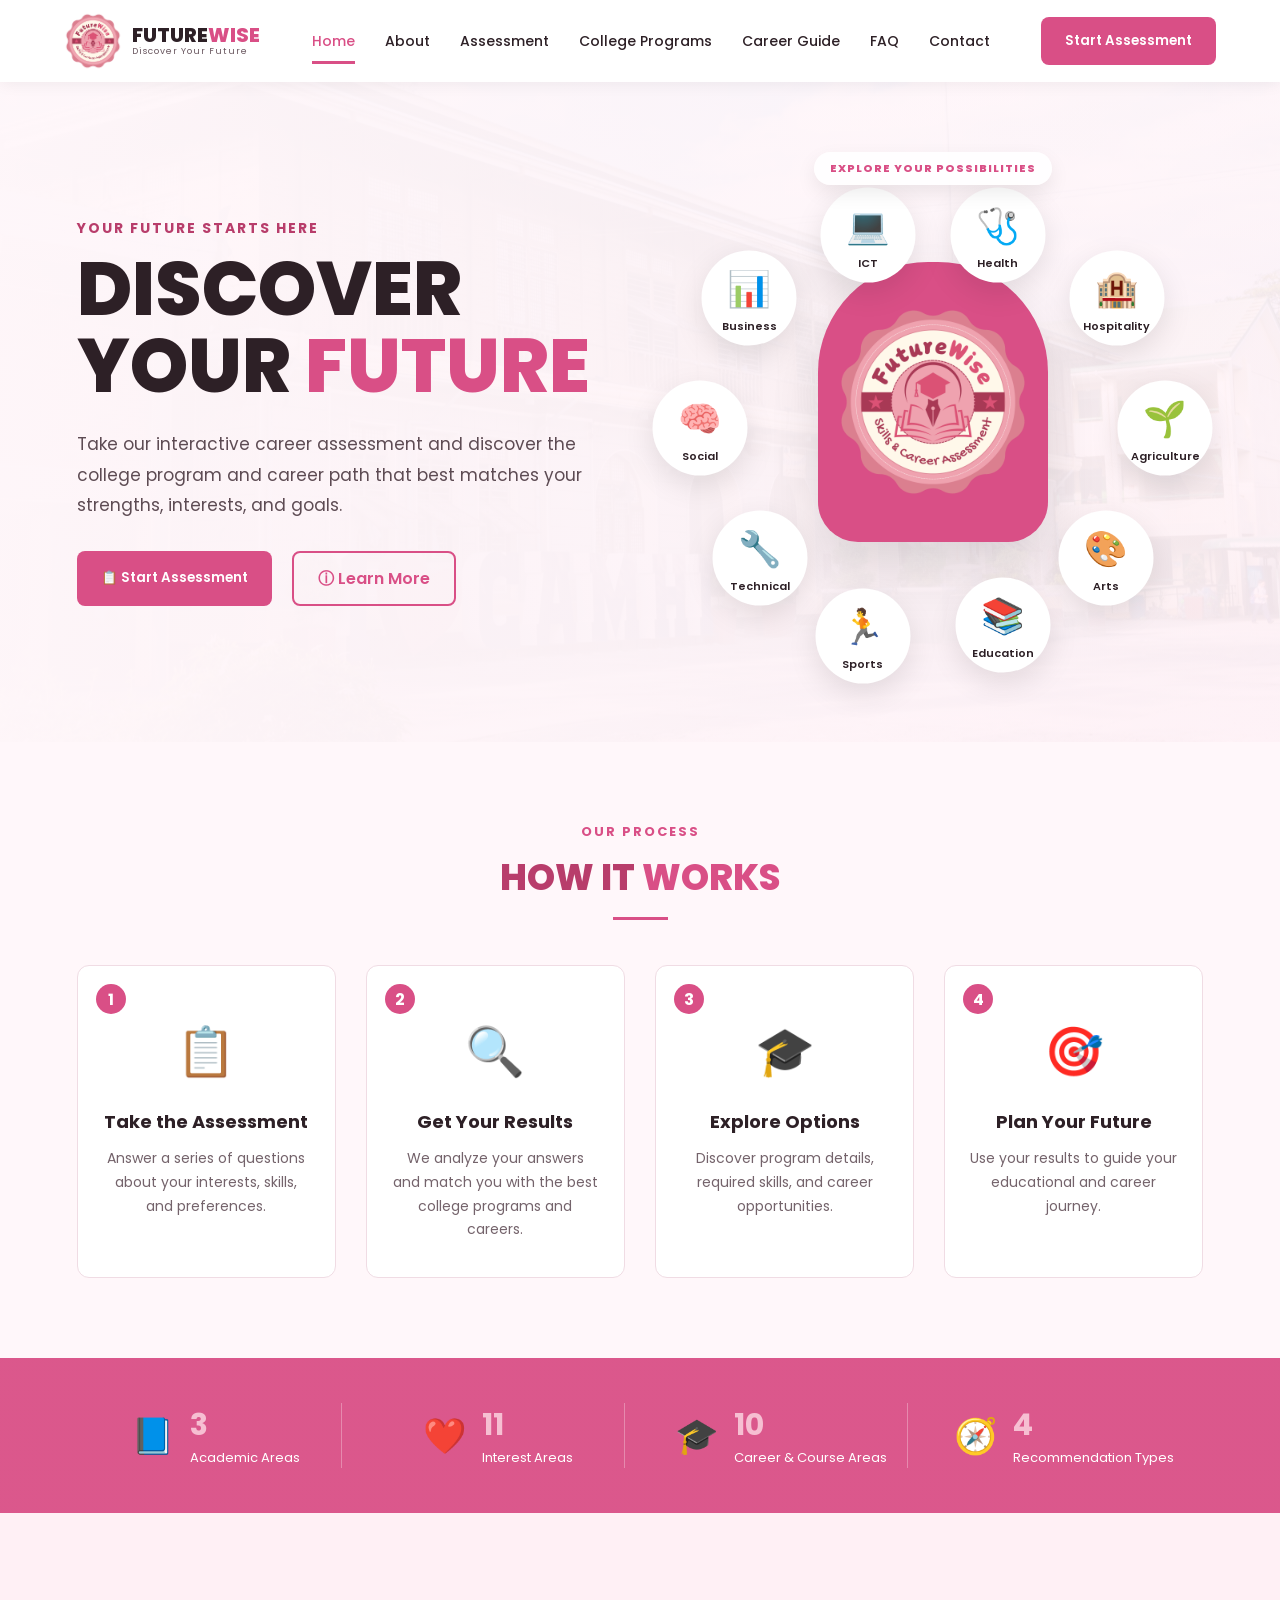
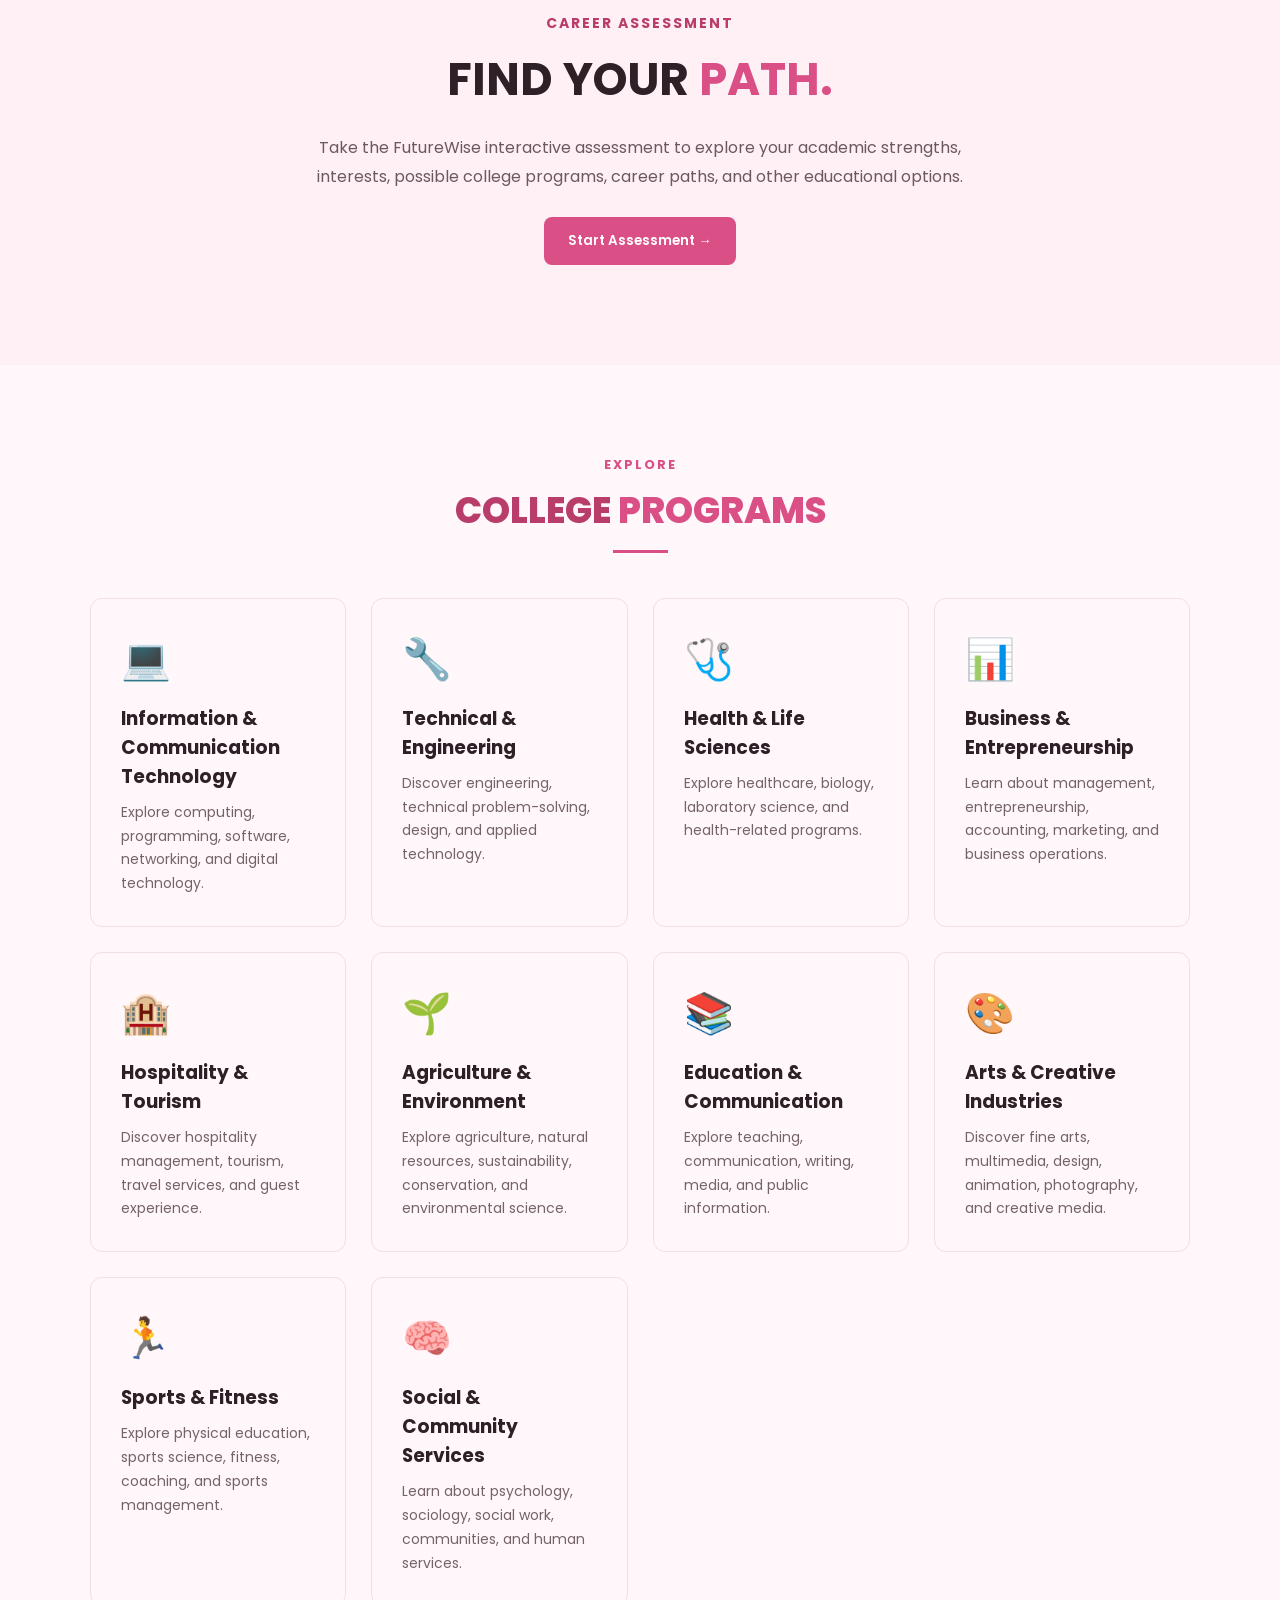
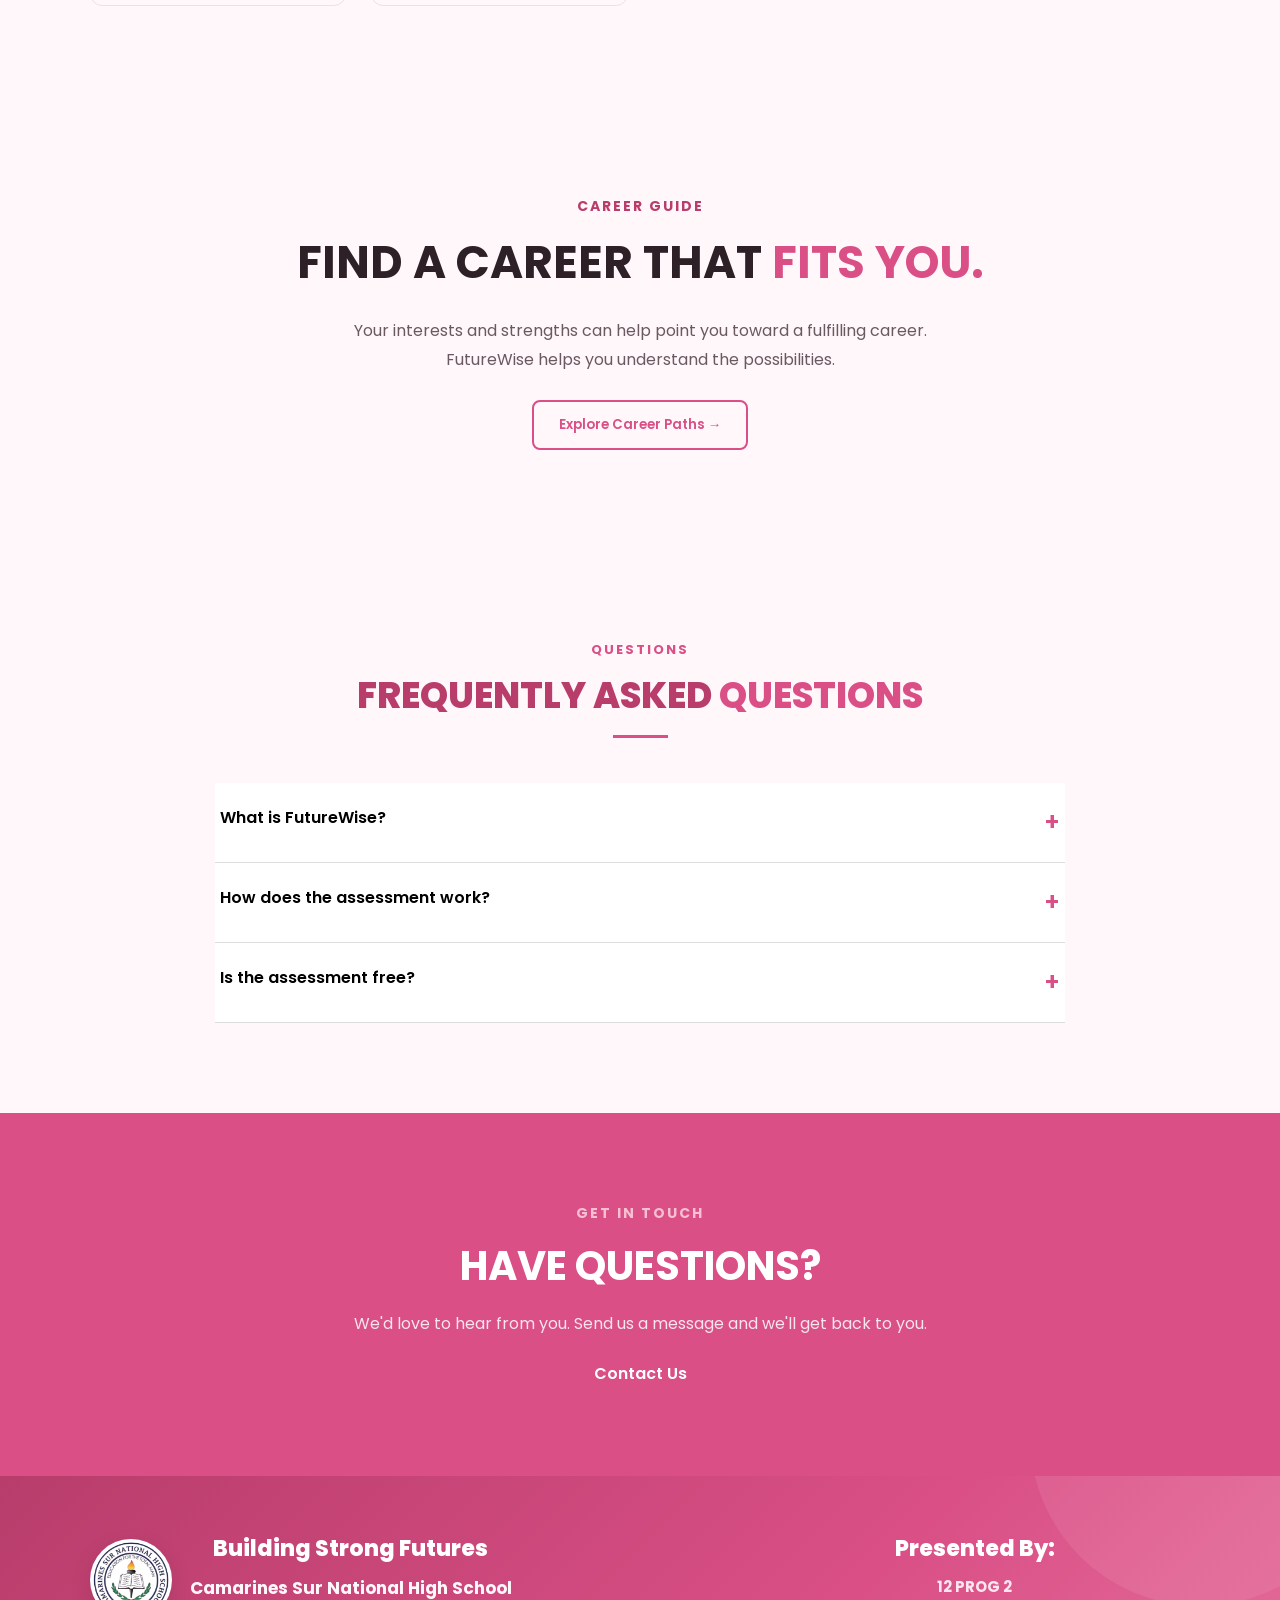
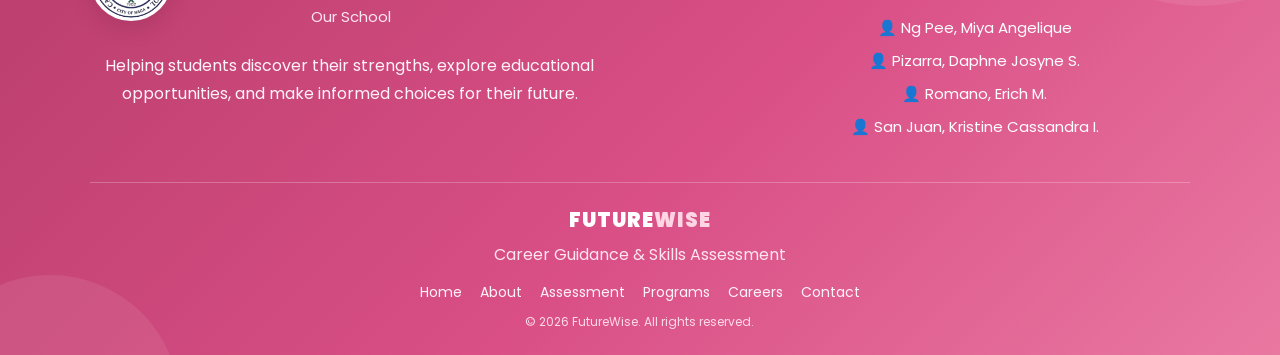
<file: index.html>
<!DOCTYPE html>
<html lang="en">

<head>
    <meta charset="UTF-8">
    <meta name="viewport" content="width=device-width, initial-scale=1.0">

    <title>FutureWise | CAM HIGH Career Guidance</title>

    <meta name="description"
        content="FutureWise helps students discover college programs and career paths that match their interests, skills, and goals.">

    <link rel="stylesheet" href="style.css">

    <!-- Google Font -->
    <link rel="preconnect" href="https://fonts.googleapis.com">
    <link rel="preconnect" href="https://fonts.gstatic.com" crossorigin>

    <link href="https://fonts.googleapis.com/css2?family=Poppins:wght@300;400;500;600;700;800&display=swap"
        rel="stylesheet">
</head>

<body>

    <header class="navbar">

        <div class="logo-area">
            
            <div class="logo-icon">
                 <img src="futurewise-logo.png" alt="FutureWise Logo">
                
                </div>

            <div>
                <h1>FUTURE<span>WISE</span></h1>
                <p>Discover Your Future</p>
            </div>

        </div>

        <nav class="navigation">

            <a href="#home" class="active">Home</a>
            <a href="#about">About</a>
            <a href="#assessment">Assessment</a>
            <a href="#programs">College Programs</a>
            <a href="#careers">Career Guide</a>
            <a href="#faq">FAQ</a>
            <a href="#contact">Contact</a>

        </nav>

        <button class="nav-button" onclick="startAssessment()">
            Start Assessment
        </button>

        <button class="menu-button" onclick="toggleMenu()">
            ☰
        </button>

    </header>

    <section class="hero" id="home">

        <div class="hero-content">

            <div class="hero-text">

                <p class="small-title">
                    YOUR FUTURE STARTS HERE
                </p>

                <h2>
                    DISCOVER YOUR
                    <span>FUTURE</span>
                </h2>

                <p class="hero-description">

                    Take our interactive career assessment and
                    discover the college program and career path
                    that best matches your strengths, interests,
                    and goals.

                </p>

                <div class="hero-buttons">

                    <button class="primary-button" onclick="startAssessment()">
                        📋 Start Assessment
                    </button>

                    <a href="#about" class="secondary-button">
                        ⓘ Learn More
                    </a>

                </div>

            </div>


            <!-- HERO ILLUSTRATION -->

            <div class="hero-illustration">

                <div class="career-bubble-title">EXPLORE YOUR POSSIBILITIES</div>
                <div class="career-orbit" aria-hidden="true"></div>

                <div class="career-icon healthcare">🩺<span>Health</span></div>
                <div class="career-icon technology">💻<span>ICT</span></div>
                <div class="career-icon business">📊<span>Business</span></div>
                <div class="career-icon technical">🔧<span>Technical</span></div>
                <div class="career-icon hospitality">🏨<span>Hospitality</span></div>
                <div class="career-icon agriculture">🌱<span>Agriculture</span></div>
                <div class="career-icon education">📚<span>Education</span></div>
                <div class="career-icon arts">🎨<span>Arts</span></div>
                <div class="career-icon sports">🏃<span>Sports</span></div>
                <div class="career-icon social">🧠<span>Social</span></div>
            
                <div class="student">
                    <img src="futurewise-center-logo.png" alt="FutureWise Logo">
                </div>

             </div>

            </div>
        
        </div>

    </section>

    <section class="how-it-works" id="about">

        <div class="section-heading">

            <p>OUR PROCESS</p>

            <h2>
                HOW IT <span>WORKS</span>
            </h2>

            <div class="heading-line"></div>

        </div>


        <div class="steps">

            <!-- STEP 1 -->

            <div class="step-card">

                <div class="step-number">
                    1
                </div>

                <div class="step-icon">
                    📋
                </div>

                <h3>
                    Take the Assessment
                </h3>

                <p>
                    Answer a series of questions about
                    your interests, skills, and preferences.
                </p>

            </div>


            <!-- STEP 2 -->

            <div class="step-card">

                <div class="step-number">
                    2
                </div>

                <div class="step-icon">
                    🔍
                </div>

                <h3>
                    Get Your Results
                </h3>

                <p>
                    We analyze your answers and match you
                    with the best college programs and careers.
                </p>

            </div>


            <!-- STEP 3 -->

            <div class="step-card">

                <div class="step-number">
                    3
                </div>

                <div class="step-icon">
                    🎓
                </div>

                <h3>
                    Explore Options
                </h3>

                <p>
                    Discover program details, required
                    skills, and career opportunities.
                </p>

            </div>


            <!-- STEP 4 -->

            <div class="step-card">

                <div class="step-number">
                    4
                </div>

                <div class="step-icon">
                    🎯
                </div>

                <h3>
                    Plan Your Future
                </h3>

                <p>
                    Use your results to guide your educational
                    and career journey.
                </p>

            </div>

        </div>

    </section>

    <section class="statistics">

        <div class="stat"><div class="stat-icon">📘</div><div><strong>3</strong><p>Academic Areas</p></div></div>
        <div class="stat"><div class="stat-icon">❤️</div><div><strong>11</strong><p>Interest Areas</p></div></div>
        <div class="stat"><div class="stat-icon">🎓</div><div><strong>10</strong><p>Career & Course Areas</p></div></div>
        <div class="stat"><div class="stat-icon">🧭</div><div><strong>4</strong><p>Recommendation Types</p></div></div>

    </section>

    <section class="assessment-section" id="assessment">

        <div class="assessment-content">

            <p class="small-title">
                CAREER ASSESSMENT
            </p>

            <h2>
                FIND YOUR <span>PATH.</span>
            </h2>

            <p>
                Take the FutureWise interactive assessment to explore your academic strengths,
                interests, possible college programs, career paths, and other educational options.
            </p>

            <button class="primary-button" onclick="startAssessment()">
                Start Assessment →
            </button>
</div>

    </section>

    <section class="programs-section" id="programs">

        <div class="section-heading">

            <p>EXPLORE</p>

            <h2>
                COLLEGE <span>PROGRAMS</span>
            </h2>

            <div class="heading-line"></div>

        </div>


        <div class="program-grid">

            <div class="program-card"><div>💻</div><h3>Information & Communication Technology</h3><p>Explore computing, programming, software, networking, and digital technology.</p></div>
            <div class="program-card"><div>🔧</div><h3>Technical & Engineering</h3><p>Discover engineering, technical problem-solving, design, and applied technology.</p></div>
            <div class="program-card"><div>🩺</div><h3>Health & Life Sciences</h3><p>Explore healthcare, biology, laboratory science, and health-related programs.</p></div>
            <div class="program-card"><div>📊</div><h3>Business & Entrepreneurship</h3><p>Learn about management, entrepreneurship, accounting, marketing, and business operations.</p></div>
            <div class="program-card"><div>🏨</div><h3>Hospitality & Tourism</h3><p>Discover hospitality management, tourism, travel services, and guest experience.</p></div>
            <div class="program-card"><div>🌱</div><h3>Agriculture & Environment</h3><p>Explore agriculture, natural resources, sustainability, conservation, and environmental science.</p></div>
            <div class="program-card"><div>📚</div><h3>Education & Communication</h3><p>Explore teaching, communication, writing, media, and public information.</p></div>
            <div class="program-card"><div>🎨</div><h3>Arts & Creative Industries</h3><p>Discover fine arts, multimedia, design, animation, photography, and creative media.</p></div>
            <div class="program-card"><div>🏃</div><h3>Sports & Fitness</h3><p>Explore physical education, sports science, fitness, coaching, and sports management.</p></div>
            <div class="program-card"><div>🧠</div><h3>Social & Community Services</h3><p>Learn about psychology, sociology, social work, communities, and human services.</p></div>

        </div>

    </section>

    <section class="career-section" id="careers">

        <div class="career-content">

            <p class="small-title">
                CAREER GUIDE
            </p>

            <h2>
                FIND A CAREER THAT
                <span>FITS YOU.</span>
            </h2>

            <p>
                Your interests and strengths can help point
                you toward a fulfilling career. FutureWise
                helps you understand the possibilities.
            </p>

            <button class="outline-button" onclick="startAssessment()">
                Explore Career Paths →
            </button>

        </div>

    </section>

    <section class="faq-section" id="faq">

        <div class="section-heading">

            <p>QUESTIONS</p>

            <h2>
                FREQUENTLY ASKED <span>QUESTIONS</span>
            </h2>

            <div class="heading-line"></div>

        </div>


        <div class="faq-container">

            <div class="faq-item">

                <button onclick="toggleFAQ(this)">
                    What is FutureWise?
                    <span>+</span>
                </button>

                <div class="faq-answer">
                    FutureWise is an interactive platform designed
                    to help students explore college programs and
                    possible career paths.
                </div>

            </div>


            <div class="faq-item">

                <button onclick="toggleFAQ(this)">
                    How does the assessment work?
                    <span>+</span>
                </button>

                <div class="faq-answer">
                    You answer questions about your interests,
                    skills, preferences, and goals. Your answers
                    are then used to provide recommendations.
                </div>

            </div>


            <div class="faq-item">

                <button onclick="toggleFAQ(this)">
                    Is the assessment free?
                    <span>+</span>
                </button>

                <div class="faq-answer">
                    Yes. The FutureWise assessment is designed
                    to be accessible to students.
                </div>

            </div>

        </div>

    </section>

    <section class="contact-section" id="contact">

        <div class="contact-content">

            <p class="small-title">
                GET IN TOUCH
            </p>

            <h2>
                HAVE QUESTIONS?
            </h2>

            <p>
                We'd love to hear from you.
                Send us a message and we'll get back to you.
            </p>

            <a href="tel:09108949698" class="primary-button">
                Contact Us
            </a>

        </div>

    </section>

    <footer class="project-footer">

        <div class="project-footer-left">
            <div class="school-brand">
                <img src="camhigh-logo.png" alt="Camarines Sur National High School logo">
                <div>
                    <h3>Building Strong Futures</h3>
                    <h4>Camarines Sur National High School</h4>
                    <p class="school-role">Our School</p>
                </div>
            </div>

            <p class="footer-message">
                Helping students discover their strengths, explore educational opportunities,
                and make informed choices for their future.
            </p>
        </div>

        <div class="project-footer-right">
            <h3>Presented By:</h3>
            <p class="footer-section"><strong>12 PROG 2</strong></p>

            <div class="team-list">
                <p>👤 Ng Pee, Miya Angelique</p>
                <p>👤 Pizarra, Daphne Josyne S.</p>
                <p>👤 Romano, Erich M.</p>
                <p>👤 San Juan, Kristine Cassandra I.</p>
            </div>
        </div>

        <div class="project-footer-bottom">
            <div class="footer-logo">FUTURE<span>WISE</span></div>
            <p>Career Guidance &amp; Skills Assessment</p>
            <div class="footer-links">
                <a href="#home">Home</a>
                <a href="#about">About</a>
                <a href="#assessment">Assessment</a>
                <a href="#programs">Programs</a>
                <a href="#careers">Careers</a>
                <a href="#contact">Contact</a>
            </div>
            <p class="copyright">© 2026 FutureWise. All rights reserved.</p>
        </div>

    </footer>

    <script src="script.js"></script>
    

</body>

</html>
</file>
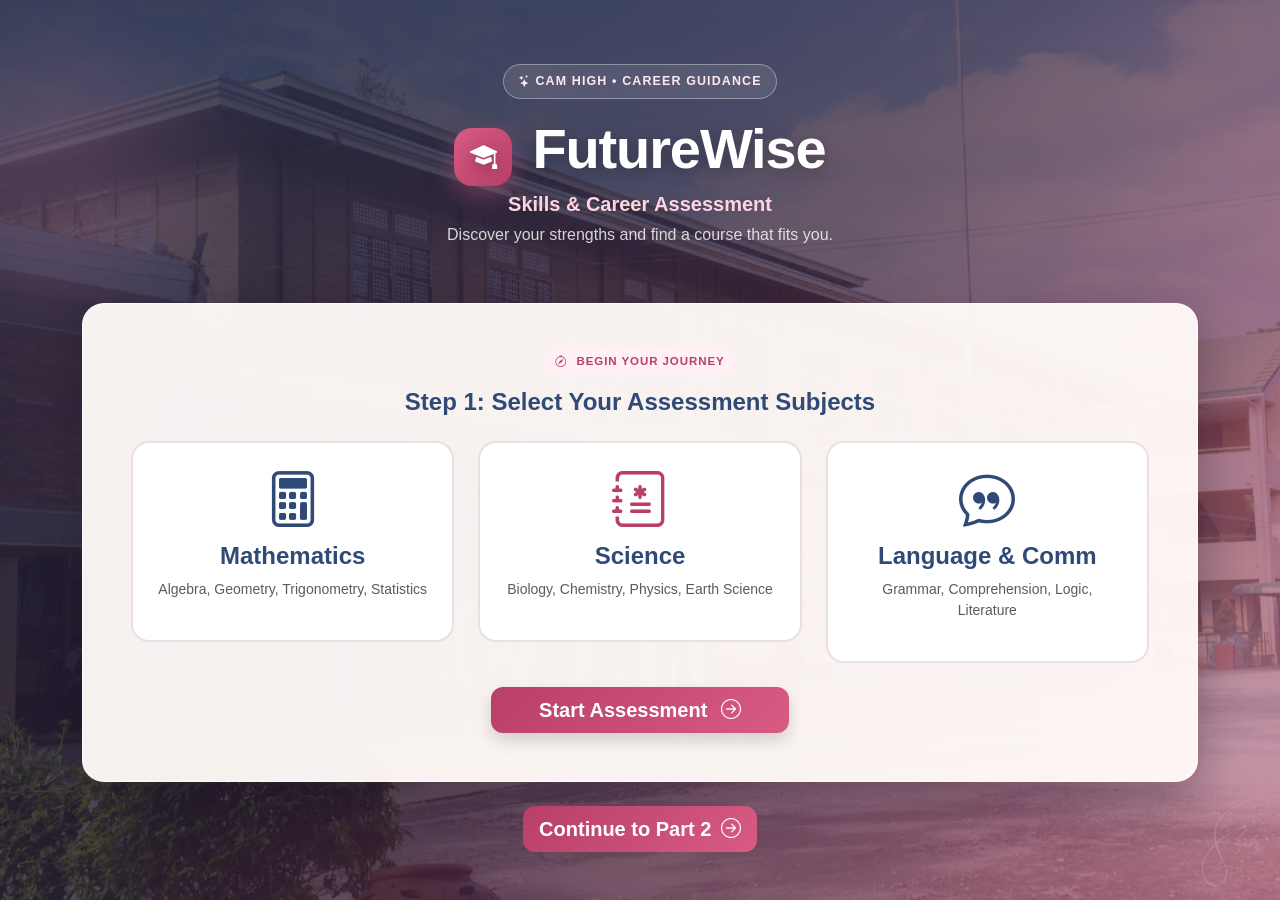
<file: assessment.html>
<!DOCTYPE html>
<html lang="en">
<head>
    <meta charset="UTF-8">
    <meta name="viewport" content="width=device-width, initial-scale=1.0">
    <title>FutureWise | Assessment</title>

    <!-- Bootstrap -->
    <link href="https://cdn.jsdelivr.net/npm/bootstrap@5.3.0/dist/css/bootstrap.min.css" rel="stylesheet">

    <!-- Bootstrap Icons -->
    <link href="https://cdn.jsdelivr.net/npm/bootstrap-icons@1.11.1/font/bootstrap-icons.css" rel="stylesheet">

    <!-- Your CSS -->
    <link rel="stylesheet" href="style.css">
</head>

<body class="assessment-page">
    <div class="site-glow site-glow-one"></div>
    <div class="site-glow site-glow-two"></div>
    <div class="container py-5 position-relative">
        <header class="text-center mb-5 hero-header">
            <div class="hero-badge mb-3">
                <i class="bi bi-stars me-1"></i> CAM HIGH • CAREER GUIDANCE
            </div>
            <h1 class="fw-bold display-4 hero-title">
                <span class="hero-icon"><i class="bi bi-mortarboard-fill"></i></span>
                FutureWise
            </h1>
            <p class="hero-subtitle fs-5 mb-1">Skills & Career Assessment</p>
            <p class="text-light-emphasis fs-6 mb-0">
                Discover your strengths and find a course that fits you.
            </p>
        </header>

        <!-- STEP 1: SUBJECT SELECTION -->
        <div id="stepSubjectSelection" class="glass-card p-4 p-md-5">
            <div class="section-kicker"><i class="bi bi-compass me-1"></i> BEGIN YOUR JOURNEY</div>
            <h4 class="fw-bold text-blue mb-4 text-center section-title">
                Step 1: Select Your Assessment Subjects
            </h4>

            <div class="row g-4 justify-content-center mb-4">
                <div class="col-md-4">
                    <input type="checkbox" id="chkMath" class="subject-checkbox d-none" value="math">
                    <label for="chkMath" class="w-100">
                        <div class="card subject-card p-4 text-center h-100">
                            <i class="bi bi-check-circle-fill selected-badge"></i>
                            <i class="bi bi-calculator text-blue display-4 mb-2"></i>
                            <h4 class="fw-bold text-blue">Mathematics</h4>
                            <p class="text-muted small">Algebra, Geometry, Trigonometry, Statistics</p>
                        </div>
                    </label>
                </div>

                <div class="col-md-4">
                    <input type="checkbox" id="chkScience" class="subject-checkbox d-none" value="science">
                    <label for="chkScience" class="w-100">
                        <div class="card subject-card p-4 text-center h-100">
                            <i class="bi bi-check-circle-fill selected-badge"></i>
                            <i class="bi bi-journal-medical text-gold display-4 mb-2"></i>
                            <h4 class="fw-bold text-blue">Science</h4>
                            <p class="text-muted small">Biology, Chemistry, Physics, Earth Science</p>
                        </div>
                    </label>
                </div>

                <div class="col-md-4">
                    <input type="checkbox" id="chkLang" class="subject-checkbox d-none" value="lang">
                    <label for="chkLang" class="w-100">
                        <div class="card subject-card p-4 text-center h-100">
                            <i class="bi bi-check-circle-fill selected-badge"></i>
                            <i class="bi bi-chat-quote text-blue display-4 mb-2"></i>
                            <h4 class="fw-bold text-blue">Language & Comm</h4>
                            <p class="text-muted small">Grammar, Comprehension, Logic, Literature</p>
                        </div>
                    </label>
                </div>
            </div>

            <div class="text-center">
                <button class="btn btn-gold btn-lg px-5 shadow" onclick="startAssessment()">
                    Start Assessment
                    <i class="bi bi-arrow-right-circle ms-2"></i>
                </button>
            </div>
        </div>

        <!-- STEP 2: QUIZ -->
        <div id="stepQuiz" class="d-none">
            <div class="mb-3 d-flex justify-content-between align-items-center">
                <button class="btn btn-outline-light" onclick="goBackToSelection()">
                    <i class="bi bi-arrow-left me-1"></i>
                    Back to Subject Selection
                </button>

                <span class="badge bg-gold-theme fs-6" id="selectedSubjectsBadge">
                    Selected Subjects: 0
                </span>
            </div>

            <div class="glass-card p-4 p-md-5 mb-4">
                <div id="quizContainer"></div>

                <div class="d-flex justify-content-between align-items-center mt-4">
                    <button class="btn btn-outline-secondary" onclick="goBackToSelection()">
                        <i class="bi bi-arrow-left me-1"></i>
                        Back
                    </button>

                    <button class="btn btn-gold btn-lg px-4" onclick="submitAssessment()">
                        Submit Answers
                        <i class="bi bi-check-circle ms-1"></i>
                    </button>
                </div>
            </div>
        </div>

        <!-- STEP 2.5: ACADEMIC RESULTS -->
        <div id="stepAcademicResults" class="d-none results-area">
            <div class="mb-3 d-flex justify-content-between align-items-center flex-wrap gap-2">
                <span class="badge bg-gold-theme fs-6">Part 1 Complete</span>
                <span class="small text-light">Academic Strengths Results</span>
            </div>

            <div class="glass-card p-4 p-md-5 mb-4 text-center result-header-card">
                <div class="result-badge">PART 1 RESULTS</div>
                <h1 class="fw-bold result-main-title">Your Academic Strengths</h1>
                <p class="result-intro mb-0">
                    Here are your results from the academic assessment. These recommendations are based only on your Part 1 performance and are meant to help you explore possible courses.
                </p>
            </div>

            <div id="academicScoreCards" class="row g-4 mb-4"></div>

            <div class="result-panel mb-4">
                <h2><span>🎓</span> Courses to Explore Based on Your Academic Strengths</h2>
                <p class="text-muted">Only courses connected to academic areas that meet the minimum performance level are shown. Lower-scoring subjects do not generate Part 1 course recommendations.</p>
                <div id="academicCollegeResults" class="recommendation-grid"></div>
            </div>

            <!-- BEFORE YOU CONTINUE -->
<div class="before-continue-card">
    <h2>💡 Before You Continue</h2>

    <p>
        <strong>Part 2 focuses on your interests, preferences, and possible
        career pathways.</strong>
    </p>

    <p>
        There are no right or wrong answers. Choose the option that best
        represents your interests, personality, skills, and the type of work
        you would enjoy.
    </p>

    <p>
        Your answers will be used together with your Part 1 Academic Strengths
        results to identify courses, career fields, and TVL/TechPro pathways
        that you may want to explore.
    </p>

    <p>
        <strong>Remember:</strong> FutureWise does not choose a course or career
        for you. The results are meant to help you understand your options and
        support you in making your own decision.
    </p>

    <p class="mb-0">
        🌸 Take your time, answer honestly, and choose what feels most like you.
    </p>

    </div>
</div>

            <div class="result-actions">
                <button class="btn btn-gold btn-lg" onclick="continueToPart2()">
                    Continue to Part 2 <i class="bi bi-arrow-right-circle ms-1"></i>
                </button>
            </div>
        </div>

        <!-- STEP 3: INTERESTS & CAREER PREFERENCES -->
        <div id="stepInterest" class="d-none">
            <div class="mb-3 d-flex justify-content-between align-items-center">
                <div>
                    <span class="badge bg-gold-theme fs-6">Part 2 of 2 • 15 Questions</span>
                </div>
                <span class="small text-light">Interests & Career Preferences</span>
            </div>

            <div class="glass-card p-4 p-md-5 mb-4">
                <div class="section-kicker"><i class="bi bi-heart-fill me-1"></i> DISCOVER WHAT FITS YOU</div>
                <h2 class="fw-bold text-blue mb-2">Part 2: Interests & Career Preferences</h2>
                <p class="text-muted mb-4">
                    Choose the ONE answer (A–K) that best describes you. Each choice represents a different interest area. Your responses will help FutureWise identify the career and course areas that most match your interests.
                </p>

                <div class="progress mb-4" style="height: 9px;">
                    <div id="interestProgressBar" class="progress-bar bg-gold-theme" style="width: 6.67%"></div>
                </div>

                <div id="interestQuestionContainer"></div>

                <div class="d-flex justify-content-between align-items-center mt-4 gap-2">
                    <button id="interestBackBtn" class="btn btn-outline-secondary" onclick="previousInterestQuestion()">
                        <i class="bi bi-arrow-left me-1"></i> Back
                    </button>
                    <button id="interestNextBtn" class="btn btn-gold btn-lg px-4" onclick="nextInterestQuestion()">
                        Next <i class="bi bi-arrow-right ms-1"></i>
                    </button>
                </div>
            </div>
        </div>

        <!-- STEP 3: RESULTS -->
        <div id="stepResults" class="d-none results-area">

            <div class="mb-3 d-flex justify-content-between align-items-center flex-wrap gap-2">
                <button class="btn btn-outline-light" onclick="restartAssessment()">
                    <i class="bi bi-arrow-left-circle me-1"></i>
                    Retake Assessment
                </button>
                <a href="index.html" class="btn btn-light result-home-btn">
                    <i class="bi bi-house-fill me-1"></i>
                    Back to Home
                </a>
            </div>

            <div class="glass-card p-4 p-md-5 mb-4 text-center result-header-card">
                <div class="result-badge">ASSESSMENT COMPLETE</div>
                <h1 class="fw-bold result-main-title">Your FutureWise Results</h1>
                <p class="result-intro mb-0">
                    These results are designed to help you explore possible educational
                    and career pathways based on your assessment performance.
                </p>
            </div>

            <!-- SUBJECT SCORES ONLY -->
            <div id="starsSummary" class="row g-4 mb-4"></div>

            <!-- OVERALL STRENGTHS -->
            <div class="result-panel mb-4">
                <h2><span>🌟</span> Overall Strengths</h2>
                <div id="strengthResults"></div>
            </div>

            <!-- COLLEGE COURSES -->
            <div class="result-panel mb-4">
                <h2><span>🎓</span> Recommended College Courses</h2>
                <p class="text-muted">Part 2 recommendations are based on your interest profile. Compare these with your Part 1 academic results before choosing a program.</p>
                <div id="collegeResults" class="recommendation-grid"></div>
            </div>

            <!-- CAREERS -->
            <div class="result-panel mb-4">
                <h2><span>💼</span> Related Career Options</h2>
                <div id="careerResults" class="recommendation-grid"></div>
            </div>

            <!-- SCHOLARSHIPS -->
            <div class="result-panel mb-4">
                <h2><span>💰</span> Scholarship Opportunities</h2>
                <div id="scholarshipResults" class="recommendation-grid"></div>
                <p class="text-muted small mt-3 mb-0">Scholarship availability, qualifications, deadlines, and requirements can change. Verify current details with the official scholarship provider or your school guidance office.</p>
            </div>

            <!-- TVL / TECHPRO — PART 2 ONLY -->
            <div class="result-panel mb-4">
                <h2><span>🛠️</span> TVL / TechPro Pathways</h2>
                <p class="text-muted">These practical pathways are shown only after Part 2 because they are matched to your interests and preferences.</p>
                <div id="tvlResults" class="recommendation-grid"></div>
            </div>


<!-- TARGET COURSE ADVISOR -->
            <div class="result-panel mb-4">
                <h2><span>🎯</span> Target Course Advisor</h2>
                <p class="advisor-description">
                    Already have a college course in mind? Enter it below to see
                    suggested areas you may want to strengthen.
                </p>

                <div class="row g-3 align-items-center">
                    <div class="col-md-8">
                        <input
                            type="text"
                            id="desiredCourse"
                            class="form-control form-control-lg course-input"
                            placeholder="Example: BS Computer Science">
                    </div>
                    <div class="col-md-4">
                        <button
                            class="btn btn-gold btn-lg w-100"
                            onclick="showImprovement()">
                            Check Improvement Areas
                        </button>
                    </div>
                </div>

                <div id="improvementResults" class="improvement-results"></div>
            </div>

            <!-- DISCLAIMER -->
            <div class="result-disclaimer mb-4">
                <h2>Important Reminder</h2>
                <p>
                    FutureWise recommendations are based on your assessment responses
                    and are intended to help you explore possible educational and
                    career options.
                </p>
                <p>
                    They do not determine the one correct college course or career for you.
                </p>
                <p class="mb-0">
                    Consider discussing your results with your parents, teachers,
                    or guidance counselor.
                </p>
            </div>

            <div class="result-actions">
                <button class="btn btn-outline-gold btn-lg" onclick="restartAssessment()">
                    <i class="bi bi-arrow-repeat me-1"></i>
                    Retake Assessment
                </button>
                <a href="index.html" class="btn btn-gold btn-lg">
                    <i class="bi bi-house-fill me-1"></i>
                    Back to Home
                </a>
            </div>
        </div>
    </div>

    <!-- Bootstrap JavaScript -->
    <script src="https://cdn.jsdelivr.net/npm/bootstrap@5.3.0/dist/js/bootstrap.bundle.min.js"></script>

    <!-- Separate JavaScript -->
    <script src="script.js"></script>
</body>
</html>
</file>
<file: style.css>
/*
============================================================
FutureWise — ORIGINAL HOMEPAGE + ASSESSMENT STYLES
The assessment styles are scoped to .assessment-page so the
homepage's original colors and design are not changed.
============================================================
*/

* {
    margin: 0;
    padding: 0;
    box-sizing: border-box;
}

html {
    scroll-behavior: smooth;
}

body {
    font-family: "Poppins", sans-serif;
    color: #2d2026;
    background: #ffffff;
}

a {
    text-decoration: none;
    color: inherit;
}

button {
    font-family: inherit;
    cursor: pointer;
}


/* 
   NAVIGATION
*/

.navbar {
    width: 100%;
    height: 82px;

    display: flex;
    align-items: center;
    justify-content: space-between;

    padding: 0 5%;

    background: white;

    position: sticky;
    top: 0;

    z-index: 1000;

    box-shadow: 0 2px 15px rgba(0, 0, 0, 0.06);
}

.logo-area {
    display: flex;
    align-items: center;
    gap: 10px;
}

.logo-icon {
    width: 58px;
    height: 58px;
    display: flex;
    align-items: center;
    justify-content: center;
    overflow: hidden;
}

.logo-icon img {
    width: 100%;
    height: 100%;
    object-fit: contain;
}

.logo-area h1 {
    font-size: 20px;
    line-height: 20px;

    font-weight: 800;

    color: #2d2026;
}

.logo-area h1 span {
    color: #d94f86;
}

.logo-area p {
    font-size: 9px;
    letter-spacing: 1px;
    color: #6b5961;
}

.navigation {
    display: flex;
    gap: 30px;
}

.navigation a {
    font-size: 14px;
    font-weight: 500;

    transition: 0.3s;

    position: relative;
}

.navigation a:hover,
.navigation a.active {
    color: #d94f86;
}

.navigation a.active::after {
    content: "";

    position: absolute;

    left: 0;
    bottom: -12px;

    width: 100%;
    height: 3px;

    background: #d94f86;
}

.nav-button,
.primary-button {
    border: none;

    background: #d94f86;
    color: white;

    padding: 14px 24px;

    border-radius: 8px;

    font-weight: 600;

    transition: 0.3s;
}

.nav-button:hover,
.primary-button:hover {
    background: #b83d6b;
    transform: translateY(-2px);
}

.menu-button {
    display: none;

    border: none;
    background: none;

    font-size: 25px;
}

.hero {
    min-height: 550px;

    background:
        linear-gradient(rgba(255, 244, 248, 0.86), rgba(255, 238, 245, 0.90)),
        url("camhigh.jpg") center/cover no-repeat;

    overflow: hidden;
}

.hero-content {
    max-width: 1350px;

    min-height: 550px;

    margin: auto;

    padding: 70px 6%;

    display: flex;
    align-items: center;
    justify-content: space-between;
}

.hero-text {
    width: 50%;
}

.small-title {
    color: #d94f86;

    font-size: 14px;

    font-weight: 700;

    letter-spacing: 2px;

    margin-bottom: 12px;
}

.hero-text h2 {
    font-size: clamp(45px, 6vw, 75px);

    line-height: 1.02;

    font-weight: 800;

    color: #2d2026;
}

.hero-text h2 span,
.assessment-content h2 span,
.career-content h2 span,
.section-heading h2 span {
    color: #d94f86;
}

.hero-description {
    max-width: 600px;

    margin-top: 25px;

    font-size: 17px;

    line-height: 1.8;

    color: #5d4b53;
}

.hero-buttons {
    display: flex;
    gap: 20px;

    margin-top: 30px;
}

.secondary-button {
    padding: 13px 24px;

    border: 2px solid #d94f86;

    border-radius: 8px;

    color: #d94f86;

    font-weight: 600;

    transition: 0.3s;
}

.secondary-button:hover {
    background: #d94f86;
    color: white;
}



.hero-illustration {
    width: 48%;
    height: 520px;
    min-width: 520px;
    position: relative;
}

/* Circular career-bubble layout */
.career-orbit {
    position: absolute;
    width: 430px;
    height: 430px;
    left: 50%;
    top: 51%;
    transform: translate(-50%, -50%);
    border: none !important;
    border-radius: 50%;
    pointer-events: none;
    z-index: 0;
}

.career-orbit::before {
    content: none;
    position: absolute;
    inset: 24px;
    border: none !important;
    border-radius: 50%;
}

.student {
    position: absolute;

    left: 50%;
    top: 48%;

    transform: translate(-50%, -50%);

    width: 230px;
    height: 280px;

    background: #d94f86;

    border-radius: 110px 110px 40px 40px;

    display: flex;
    align-items: center;
    justify-content: center;

    box-shadow: 0 25px 50px rgba(0, 0, 0, 0.12);
}

.student-head {
    position: absolute;

    top: 40px;

    width: 115px;
    height: 115px;

    display: flex;
    align-items: center;
    justify-content: center;

    border-radius: 50%;

    background: #f4c7d5;

    font-size: 65px;
}

.student-body {
    position: absolute;

    bottom: 35px;

    font-size: 75px;
}

.career-icon {
    position: absolute;
    width: 95px;
    height: 95px;
    transform: translate(-50%, -50%);

    background: white;

    border-radius: 50%;

    display: flex;
    flex-direction: column;

    align-items: center;
    justify-content: center;

    font-size: 35px;

    box-shadow: 0 10px 30px rgba(0, 0, 0, 0.10);

    z-index: 2;
}

.career-icon span {
    margin-top: 3px;

    font-size: 11px;

    font-weight: 600;
}

.healthcare  { top: 16%; left: 62%; }
.hospitality { top: 28%; left: 84%; }
.agriculture { top: 53%; left: 93%; }
.arts       { top: 78%; left: 82%; }
.education  { top: 91%; left: 63%; }
.sports     { top: 93%; left: 37%; }
.technical  { top: 78%; left: 18%; }
.social     { top: 53%; left: 7%; }
.business   { top: 28%; left: 16%; }
.technology { top: 16%; left: 38%; }

.career-bubble-title {
    position: absolute;
    top: 0;
    left: 50%;
    transform: translateX(-50%);
    background: rgba(255, 255, 255, 0.94);
    color: #d94f86;
    padding: 8px 16px;
    border-radius: 999px;
    font-size: 11px;
    font-weight: 800;
    letter-spacing: 1px;
    white-space: nowrap;
    box-shadow: 0 8px 20px rgba(0,0,0,.08);
    z-index: 3;
}

.project-team {
    padding: 70px 6% 80px;
    background: #fff7fa;
}

.team-card {
    max-width: 850px;
    margin: 0 auto;
    padding: 30px 35px;
    text-align: center;
    background: white;
    border: 1px solid #f0dce4;
    border-radius: 16px;
    box-shadow: 0 12px 30px rgba(0,0,0,.06);
}

.team-section {
    color: #d94f86;
    font-size: 16px;
    margin-bottom: 20px;
}

.team-names {
    display: grid;
    grid-template-columns: repeat(2, 1fr);
    gap: 10px 25px;
}

.team-names p {
    margin: 0;
    padding: 12px 10px;
    border-radius: 10px;
    background: #fff1f6;
    color: #2d2026;
    font-weight: 500;
}

@media (max-width: 700px) {
    .career-bubble-title {
        top: -35px;
        font-size: 9px;
    }
    .team-names {
        grid-template-columns: 1fr;
    }
}

.section-heading {
    text-align: center;

    margin-bottom: 45px;
}

.section-heading p {
    color: #d94f86;

    font-size: 13px;

    font-weight: 700;

    letter-spacing: 2px;

    margin-bottom: 8px;
}

.section-heading h2 {
    font-size: 36px;

    font-weight: 800;
}

.heading-line {
    width: 55px;
    height: 3px;

    background: #d94f86;

    margin: 12px auto 0;
}



.how-it-works {
    padding: 80px 6%;
}

.steps {
    max-width: 1250px;

    margin: auto;

    display: grid;

    grid-template-columns: repeat(4, 1fr);

    gap: 30px;
}

.step-card {
    position: relative;

    padding: 35px 25px;

    text-align: center;

    border: 1px solid #f0dce4;

    border-radius: 12px;

    background: white;

    transition: 0.3s;
}

.step-card:hover {
    transform: translateY(-8px);

    box-shadow: 0 15px 35px rgba(0, 0, 0, 0.08);
}

.step-number {
    position: absolute;

    top: 18px;
    left: 18px;

    width: 30px;
    height: 30px;

    border-radius: 50%;

    display: flex;
    align-items: center;
    justify-content: center;

    background: #d94f86;
    color: white;

    font-weight: 700;
}

.step-icon {
    font-size: 48px;

    margin: 15px 0 20px;
}

.step-card h3 {
    font-size: 18px;

    margin-bottom: 12px;
}

.step-card p {
    font-size: 14px;

    line-height: 1.7;

    color: #74636b;
}


.statistics {
    padding: 45px 7%;

    background:
        linear-gradient(
            rgba(217, 79, 134, 0.95),
            rgba(217, 79, 134, 0.95)
        );

    color: white;

    display: grid;

    grid-template-columns: repeat(4, 1fr);

    gap: 30px;
}

.stat {
    display: flex;

    align-items: center;

    justify-content: center;

    gap: 15px;

    border-right: 1px solid rgba(255, 255, 255, 0.3);
}

.stat:last-child {
    border-right: none;
}

.stat-icon {
    font-size: 35px;
}

.stat strong {
    display: block;

    font-size: 30px;

    color: #f6bfd2;
}

.stat p {
    font-size: 13px;
}


.assessment-section {
    padding: 100px 8%;

    background: #fff0f5;
}

.assessment-content {
    max-width: 1100px;

    margin: auto;

    text-align: center;
}

.assessment-content h2,
.career-content h2 {
    font-size: 45px;

    margin-bottom: 20px;
}

.assessment-content p:not(.small-title),
.career-content p:not(.small-title) {
    max-width: 650px;

    margin: 0 auto 25px;

    line-height: 1.8;

    color: #6b5961;
}


.programs-section {
    padding: 90px 7%;
}

.program-grid {
    max-width: 1200px;

    margin: auto;

    display: grid;

    grid-template-columns: repeat(4, 1fr);

    gap: 25px;
}

.program-card {
    padding: 30px;

    border: 1px solid #f1dfe6;

    border-radius: 12px;

    transition: 0.3s;
}

.program-card:hover {
    transform: translateY(-6px);

    box-shadow: 0 15px 35px rgba(0, 0, 0, 0.08);
}

.program-card > div {
    font-size: 40px;

    margin-bottom: 15px;
}

.program-card h3 {
    margin-bottom: 10px;
}

.program-card p {
    font-size: 14px;

    line-height: 1.7;

    color: #74636b;
}




.career-section {
    padding: 100px 8%;

    background: #fff7fa;
}

.career-content {
    max-width: 700px;

    margin: auto;

    text-align: center;
}

.outline-button {
    padding: 13px 25px;

    background: transparent;

    border: 2px solid #d94f86;

    border-radius: 8px;

    color: #d94f86;

    font-weight: 600;
}




.faq-section {
    padding: 90px 7%;
}

.faq-container {
    max-width: 850px;

    margin: auto;
}

.faq-item {
    border-bottom: 1px solid #ddd;
}

.faq-item button {
    width: 100%;

    padding: 22px 5px;

    display: flex;

    justify-content: space-between;

    border: none;

    background: white;

    font-size: 16px;

    font-weight: 600;

    text-align: left;
}

.faq-item button span {
    color: #d94f86;

    font-size: 24px;
}

.faq-answer {
    display: none;

    padding: 0 5px 20px;

    color: #74636b;

    line-height: 1.7;
}

.faq-answer.show {
    display: block;
}


.contact-section {
    padding: 90px 7%;

    text-align: center;

    background: #d94f86;

    color: white;
}

.contact-section .small-title {
    color: #f6bfd2;
}

.contact-section h2 {
    font-size: 40px;

    margin-bottom: 15px;
}

.contact-section p:not(.small-title) {
    margin-bottom: 25px;

    color: #f8e5ed;
}




footer {
    padding: 45px 7%;

    background: #3b1f2b;

    color: white;

    text-align: center;
}

.footer-logo {
    font-size: 25px;

    font-weight: 800;
}

.footer-logo span {
    color: #e978a1;
}

footer > p {
    color: #c9aeba;

    margin: 5px 0 20px;
}

.footer-links {
    display: flex;

    justify-content: center;

    flex-wrap: wrap;

    gap: 25px;

    margin: 25px 0;
}

.footer-links a {
    color: #ead6df;

    font-size: 14px;
}

.footer-links a:hover {
    color: white;
}

footer .copyright {
    font-size: 12px;

    margin-top: 25px;
}



@media (max-width: 1100px) {

    .navigation {
        gap: 15px;
    }

    .navigation a {
        font-size: 12px;
    }

    .steps {
        grid-template-columns: repeat(2, 1fr);
    }

    .program-grid {
        grid-template-columns: repeat(2, 1fr);
    }

}


@media (max-width: 850px) {

    .navigation,
    .nav-button {
        display: none;
    }

    .menu-button {
        display: block;
    }

    .hero-content {
        flex-direction: column;

        text-align: center;
    }

    .hero-text {
        width: 100%;
    }

    .hero-description {
        margin-left: auto;
        margin-right: auto;
    }

    .hero-buttons {
        justify-content: center;
    }

    .hero-illustration {
        width: 100%;

        margin-top: 30px;
    }

    .statistics {
        grid-template-columns: repeat(2, 1fr);
    }

    .stat {
        border-right: none;
    }

}


@media (max-width: 600px) {

    .navbar {
        height: 70px;
    }

    .hero-content {
        padding: 60px 6%;
    }

    .hero-text h2 {
        font-size: 45px;
    }

    .hero-buttons {
        flex-direction: column;
    }

    .steps {
        grid-template-columns: 1fr;
    }

    .program-grid {
        grid-template-columns: 1fr;
    }

    .statistics {
        grid-template-columns: 1fr;
    }

    .stat {
        justify-content: flex-start;
    }

    .assessment-content h2,
    .career-content h2 {
        font-size: 32px;
    }

    .section-heading h2 {
        font-size: 29px;
    }

    .hero-illustration {
        width: 100%;
        min-width: 0;
        height: 430px;
        transform: scale(0.78);
        transform-origin: top center;
        margin-top: 5px;
    }

    .career-orbit {
        width: 360px;
        height: 360px;
    }

    .career-icon {
        width: 82px;
        height: 82px;
        font-size: 29px;
    }

    .career-icon span {
        font-size: 10px;
    }

    .career-bubble-title {
        top: -5px;
    }

}
.how-it-works {
    padding: 80px 6%;
}

.steps {
    max-width: 1250px;

    margin: auto;

    display: grid;

    grid-template-columns: repeat(4, 1fr);

    gap: 30px;
}

.step-card {
    position: relative;

    padding: 35px 25px;

    text-align: center;

    border: 1px solid #f0dce4;

    border-radius: 12px;

    background: white;

    transition: 0.3s;
}

.step-card:hover {
    transform: translateY(-8px);

    box-shadow: 0 15px 35px rgba(0, 0, 0, 0.08);
}

.step-number {
    position: absolute;

    top: 18px;
    left: 18px;

    width: 30px;
    height: 30px;

    border-radius: 50%;

    display: flex;
    align-items: center;
    justify-content: center;

    background: #d94f86;
    color: white;

    font-weight: 700;
}

.step-icon {
    font-size: 48px;

    margin: 15px 0 20px;
}

.step-card h3 {
    font-size: 18px;

    margin-bottom: 12px;
}

.step-card p {
    font-size: 14px;

    line-height: 1.7;

    color: #74636b;
}


/* =========================================
   STATISTICS
========================================= */

.statistics {
    padding: 45px 7%;

    background:
        linear-gradient(
            rgba(217, 79, 134, 0.95),
            rgba(217, 79, 134, 0.95)
        );

    color: white;

    display: grid;

    grid-template-columns: repeat(4, 1fr);

    gap: 30px;
}

.stat {
    display: flex;

    align-items: center;

    justify-content: center;

    gap: 15px;

    border-right: 1px solid rgba(255, 255, 255, 0.3);
}

.stat:last-child {
    border-right: none;
}

.stat-icon {
    font-size: 35px;
}

.stat strong {
    display: block;

    font-size: 30px;

    color: #f6bfd2;
}

.stat p {
    font-size: 13px;
}


/* =========================================
   ASSESSMENT
========================================= */

.assessment-section {
    padding: 100px 8%;

    background: #fff0f5;
}

.assessment-content {
    max-width: 1100px;

    margin: auto;

    text-align: center;
}

.assessment-content h2,
.career-content h2 {
    font-size: 45px;

    margin-bottom: 20px;
}

.assessment-content p:not(.small-title),
.career-content p:not(.small-title) {
    max-width: 650px;

    margin: 0 auto 25px;

    line-height: 1.8;

    color: #6b5961;
}


/* =========================================
   PROGRAMS
========================================= */

.programs-section {
    padding: 90px 7%;
}

.program-grid {
    max-width: 1200px;

    margin: auto;

    display: grid;

    grid-template-columns: repeat(4, 1fr);

    gap: 25px;
}

.program-card {
    padding: 30px;

    border: 1px solid #f1dfe6;

    border-radius: 12px;

    transition: 0.3s;
}

.program-card:hover {
    transform: translateY(-6px);

    box-shadow: 0 15px 35px rgba(0, 0, 0, 0.08);
}

.program-card > div {
    font-size: 40px;

    margin-bottom: 15px;
}

.program-card h3 {
    margin-bottom: 10px;
}

.program-card p {
    font-size: 14px;

    line-height: 1.7;

    color: #74636b;
}
.career-section {
    padding: 100px 8%;

    background: #fff7fa;
}

.career-content {
    max-width: 700px;

    margin: auto;

    text-align: center;
}

.outline-button {
    padding: 13px 25px;

    background: transparent;

    border: 2px solid #d94f86;

    border-radius: 8px;

    color: #d94f86;

    font-weight: 600;
}


/* =========================================
   FAQ
========================================= */

.faq-section {
    padding: 90px 7%;
}

.faq-container {
    max-width: 850px;

    margin: auto;
}

.faq-item {
    border-bottom: 1px solid #ddd;
}

.faq-item button {
    width: 100%;

    padding: 22px 5px;

    display: flex;

    justify-content: space-between;

    border: none;

    background: white;

    font-size: 16px;

    font-weight: 600;

    text-align: left;
}

.faq-item button span {
    color: #d94f86;

    font-size: 24px;
}

.faq-answer {
    display: none;

    padding: 0 5px 20px;

    color: #74636b;

    line-height: 1.7;
}

.faq-answer.show {
    display: block;
}


/* =========================================
   CONTACT
========================================= */

.contact-section {
    padding: 90px 7%;

    text-align: center;

    background: #d94f86;

    color: white;
}

.contact-section .small-title {
    color: #f6bfd2;
}

.contact-section h2 {
    font-size: 40px;

    margin-bottom: 15px;
}

.contact-section p:not(.small-title) {
    margin-bottom: 25px;

    color: #f8e5ed;
}


/* =========================================
   FOOTER
========================================= */

footer {
    padding: 45px 7%;

    background: #3b1f2b;

    color: white;

    text-align: center;
}

.footer-logo {
    font-size: 25px;

    font-weight: 800;
}

.footer-logo span {
    color: #e978a1;
}

footer > p {
    color: #c9aeba;

    margin: 5px 0 20px;
}

.footer-links {
    display: flex;

    justify-content: center;

    flex-wrap: wrap;

    gap: 25px;

    margin: 25px 0;
}

.footer-links a {
    color: #ead6df;

    font-size: 14px;
}

.footer-links a:hover {
    color: white;
}

footer .copyright {
    font-size: 12px;

    margin-top: 25px;
}


/* =========================================
   RESPONSIVE DESIGN
========================================= */

@media (max-width: 1100px) {

    .navigation {
        gap: 15px;
    }

    .navigation a {
        font-size: 12px;
    }

    .steps {
        grid-template-columns: repeat(2, 1fr);
    }

    .program-grid {
        grid-template-columns: repeat(2, 1fr);
    }

}


@media (max-width: 850px) {

    .navigation,
    .nav-button {
        display: none;
    }

    .menu-button {
        display: block;
    }

    .hero-content {
        flex-direction: column;

        text-align: center;
    }

    .hero-text {
        width: 100%;
    }

    .hero-description {
        margin-left: auto;
        margin-right: auto;
    }

    .hero-buttons {
        justify-content: center;
    }

    .hero-illustration {
        width: 100%;

        margin-top: 30px;
    }

    .statistics {
        grid-template-columns: repeat(2, 1fr);
    }

    .stat {
        border-right: none;
    }

}


@media (max-width: 600px) {

    .navbar {
        height: 70px;
    }

    .hero-content {
        padding: 60px 6%;
    }

    .hero-text h2 {
        font-size: 45px;
    }

    .hero-buttons {
        flex-direction: column;
    }

    .steps {
        grid-template-columns: 1fr;
    }

    .program-grid {
        grid-template-columns: 1fr;
    }

    .statistics {
        grid-template-columns: 1fr;
    }

    .stat {
        justify-content: flex-start;
    }

    .assessment-content h2,
    .career-content h2 {
        font-size: 32px;
    }

    .section-heading h2 {
        font-size: 29px;
    }

    .hero-illustration {
        width: 100%;
        min-width: 0;
        height: 430px;
        transform: scale(0.78);
        transform-origin: top center;
        margin-top: 5px;
    }

    .career-orbit {
        width: 360px;
        height: 360px;
    }

    .career-icon {
        width: 82px;
        height: 82px;
        font-size: 29px;
    }

    .career-icon span {
        font-size: 10px;
    }

    .career-bubble-title {
        top: -5px;
    }

}

/* CAM HIGH homepage photo + soft pink theme */
.hero { position: relative; }
.hero::before { content: ""; position: absolute; inset: 0; background: linear-gradient(90deg, rgba(255,247,250,.95) 0%, rgba(255,247,250,.78) 48%, rgba(255,247,250,.42) 100%); pointer-events:none; }
.hero-content { position: relative; z-index: 1; }
.logo-icon { background: transparent !important; color: #fff !important; }
.nav-button, .primary-button { background: #d94f86 !important; }
.nav-button:hover, .primary-button:hover { background: #b83d6b !important; }
.navigation a:hover, .navigation a.active { color: #d94f86 !important; }
.navigation a.active::after, .heading-line { background: #d94f86 !important; }
.secondary-button, .outline-button { border-color: #d94f86 !important; color: #d94f86 !important; }
.secondary-button:hover, .outline-button:hover { background: #d94f86 !important; color: white !important; }


@media (max-width: 850px) {
  .navigation.mobile-active { display:flex; position:absolute; top:70px; left:0; right:0; flex-direction:column; gap:0; background:#fff; padding:18px 6%; box-shadow:0 10px 25px rgba(80,30,50,.12); }
  .navigation.mobile-active a { padding:10px 0; font-size:14px; }
  .navigation.mobile-active a.active::after { display:none; }
}

/* FutureWise pink school/project footer — matched to the website theme */
.project-footer {
    background: linear-gradient(135deg, #c94378 0%, #d94f86 48%, #b83d6b 100%);
    color: #ffffff;
    padding: 56px 7% 24px;
    display: grid;
    grid-template-columns: 1.25fr 0.9fr;
    column-gap: 70px;
    row-gap: 34px;
    position: relative;
    overflow: hidden;
}

.project-footer::before,
.project-footer::after {
    content: "";
    position: absolute;
    border-radius: 50%;
    pointer-events: none;
    background: rgba(255,255,255,.08);
}

.project-footer::before {
    width: 340px;
    height: 340px;
    top: -210px;
    right: -90px;
}

.project-footer::after {
    width: 260px;
    height: 260px;
    bottom: -180px;
    left: -80px;
}

.project-footer-left,
.project-footer-right {
    position: relative;
    z-index: 1;
}

.school-brand {
    display: flex;
    align-items: center;
    gap: 18px;
}

.school-brand img {
    width: 82px;
    height: 82px;
    border-radius: 50%;
    object-fit: cover;
    background: #ffffff;
    border: 3px solid rgba(255,255,255,.9);
    box-shadow: 0 8px 20px rgba(92, 20, 48, .18);
}

.school-brand h3,
.project-footer-right h3 {
    margin: 0 0 10px;
    font-size: 22px;
    font-weight: 800;
    color: #ffffff;
}

.school-brand h4 {
    margin: 0 0 4px;
    font-size: 17px;
    font-weight: 700;
    color: #fff7fa;
}

.school-role,
.footer-section {
    margin: 0;
    color: #ffe5ef;
    font-size: 15px;
}

.footer-message {
    max-width: 520px;
    margin: 24px 0 0;
    color: #fff3f7;
    line-height: 1.75;
    font-size: 16px;
}

.project-footer-right h3 {
    font-size: 22px;
}

.project-footer-right .footer-section + .footer-section {
    margin-top: 4px;
}

.team-list {
    margin-top: 18px;
}

.team-list p {
    margin: 10px 0;
    color: #ffffff;
    font-size: 15px;
}

.project-footer-bottom {
    grid-column: 1 / -1;
    position: relative;
    z-index: 1;
    border-top: 1px solid rgba(255,255,255,.24);
    padding-top: 22px;
    text-align: center;
}

.project-footer-bottom > p:not(.copyright) {
    color: #ffe5ef;
    margin: 7px 0;
}

.project-footer .footer-logo {
    font-weight: 900;
    font-size: 20px;
    letter-spacing: 1px;
}

.project-footer .footer-logo span {
    color: #ffd4e3;
}

.project-footer .footer-links {
    display: flex;
    justify-content: center;
    flex-wrap: wrap;
    gap: 18px;
    margin: 15px 0 10px;
}

.project-footer .footer-links a {
    color: #fff3f7;
    text-decoration: none;
    font-size: 14px;
    transition: color .2s ease;
}

.project-footer .footer-links a:hover {
    color: #ffffff;
    text-decoration: underline;
}

.project-footer .copyright {
    color: #ffd9e7;
    font-size: 12px;
    margin: 0;
}

@media (max-width: 800px) {
    .project-footer {
        grid-template-columns: 1fr;
        padding: 44px 7% 22px;
        row-gap: 28px;
    }

    .project-footer-bottom {
        grid-column: 1;
    }
}

@media (max-width: 520px) {
    .school-brand {
        align-items: flex-start;
    }

    .school-brand img {
        width: 66px;
        height: 66px;
    }

    .school-brand h3,
    .project-footer-right h3 {
        font-size: 19px;
    }

    .school-brand h4 {
        font-size: 15px;
    }

    .footer-message {
        font-size: 14px;
    }
}


/* Final FutureWise pink theme alignment */
:root {
    --fw-pink: #d94f86;
    --fw-pink-dark: #b83d6b;
    --fw-pink-light: #e978a1;
    --fw-blush: #fff0f5;
}
body {
    background: #fff7fa;
}
section {
    --section-accent: var(--fw-pink);
}
.section-title, .small-title, .section-heading, .about-title, .program-title, .career-title {
    color: var(--fw-pink-dark);
}
.project-footer {
    background: linear-gradient(135deg, var(--fw-pink-dark) 0%, var(--fw-pink) 55%, var(--fw-pink-light) 100%);
}
.student {
    position: absolute;
    left: 50%;
    top: 48%;
    transform: translate(-50%, -50%);
    width: 230px;
    height: 280px;
    background: #d94f86;
    border-radius: 110px 110px 40px 40px;
    display: flex;
    align-items: center;
    justify-content: center;
    box-shadow: 0 25px 50px rgba(0, 0, 0, 0.12);
}

.student img {
    width: 200px;
    height: 200px;
    object-fit: contain;
    border-radius: 50%;
}

/* ============================================================
   ASSESSMENT STYLES (SCOPED — ORIGINAL COLORS PRESERVED)
   ============================================================ */

/* ============================================================
   FutureWise — CAM HIGH Career Assessment Theme
   Pink + navy + warm cream, with the CAM HIGH photo as the hero
   ============================================================ */

.assessment-page {
    --navy-blue: #17213a;
    --royal-blue: #304a78;
    --pink-primary: #d85b83;
    --pink-deep: #b83f69;
    --pink-accent: #ef8eaa;
    --pink-light: #fff0f5;
    --pink-border: #f3a6bb;
    --cream: #fffaf8;
    --ink: #263044;
    --muted: #667085;
}

.assessment-page {
    background:
        linear-gradient(
            135deg,
            rgba(23, 33, 58, 0.88) 0%,
            rgba(56, 35, 57, 0.76) 48%,
            rgba(216, 91, 131, 0.60) 100%
        ),
        url("camhigh.jpg") no-repeat center center fixed;
    background-size: cover;
    background-attachment: fixed;
    font-family: "Segoe UI", Tahoma, Geneva, Verdana, sans-serif;
    color: #ffffff;
    min-height: 100vh;
    position: relative;
}

.assessment-page::before {
    content: "";
    position: fixed;
    inset: 0;
    pointer-events: none;
    background: linear-gradient(
        to bottom,
        rgba(255, 255, 255, 0.04),
        rgba(255, 255, 255, 0) 35%,
        rgba(12, 18, 34, 0.18)
    );
    z-index: -1;
}

.assessment-page .site-glow {
    position: fixed;
    width: 280px;
    height: 280px;
    border-radius: 50%;
    filter: blur(70px);
    pointer-events: none;
    opacity: 0.22;
    z-index: -1;
}

.assessment-page .site-glow-one {
    top: 4%;
    left: -100px;
    background: var(--pink-accent);
}

.assessment-page .site-glow-two {
    right: -100px;
    bottom: 5%;
    background: #ffffff;
}

.assessment-page .hero-header {
    padding: 1rem 0 0.5rem;
}

.assessment-page .hero-badge {
    display: inline-flex;
    align-items: center;
    padding: 0.45rem 0.9rem;
    border: 1px solid rgba(255, 255, 255, 0.35);
    border-radius: 999px;
    background: rgba(255, 255, 255, 0.10);
    backdrop-filter: blur(10px);
    color: #ffe8ef;
    font-size: 0.78rem;
    font-weight: 700;
    letter-spacing: 0.09em;
}

.assessment-page .hero-title {
    color: #ffffff;
    letter-spacing: -0.02em;
    text-shadow: 0 4px 18px rgba(0, 0, 0, 0.30);
    margin-bottom: 0.15rem;
}

.assessment-page .hero-icon {
    display: inline-grid;
    place-items: center;
    width: 58px;
    height: 58px;
    margin-right: 0.35rem;
    border-radius: 18px;
    background: linear-gradient(135deg, var(--pink-primary), var(--pink-deep));
    color: #fff;
    box-shadow: 0 10px 24px rgba(216, 91, 131, 0.35);
    font-size: 1.7rem;
    vertical-align: 7%;
}

.assessment-page .hero-subtitle {
    color: #ffd4e0;
    font-weight: 700;
}

.assessment-page .text-light-emphasis {
    color: rgba(255, 255, 255, 0.80) !important;
}

.assessment-page .glass-card {
    background: rgba(255, 250, 248, 0.96);
    color: var(--ink);
    border-radius: 22px;
    box-shadow:
        0 18px 45px rgba(10, 15, 30, 0.28),
        0 2px 10px rgba(216, 91, 131, 0.08);
    border: 1px solid rgba(255, 255, 255, 0.72);
    overflow: hidden;
}

.assessment-page .section-kicker {
    width: fit-content;
    margin: -0.2rem auto 0.75rem;
    padding: 0.32rem 0.72rem;
    border-radius: 999px;
    background: var(--pink-light);
    color: var(--pink-deep);
    font-size: 0.72rem;
    font-weight: 800;
    letter-spacing: 0.08em;
}

.assessment-page .section-title, .assessment-page .text-blue {
    color: var(--royal-blue) !important;
}

.assessment-page .text-gold {
    color: var(--pink-deep) !important;
}

.assessment-page .bg-blue-theme {
    background-color: var(--royal-blue) !important;
    color: #ffffff !important;
}

.assessment-page .bg-gold-theme {
    background: linear-gradient(135deg, var(--pink-deep), var(--pink-primary)) !important;
    color: #ffffff !important;
}

.assessment-page .btn-gold {
    background: linear-gradient(135deg, var(--pink-deep), var(--pink-primary));
    color: #ffffff;
    font-weight: 700;
    border: none;
    border-radius: 12px;
    transition: transform 0.2s ease, box-shadow 0.2s ease, filter 0.2s ease;
}

.assessment-page .btn-gold:hover {
    background: linear-gradient(135deg, #a9365e, var(--pink-deep));
    color: #ffffff;
    transform: translateY(-2px);
    box-shadow: 0 8px 20px rgba(184, 63, 105, 0.30);
}

.assessment-page .btn-gold:disabled {
    opacity: 0.55;
    transform: none;
    box-shadow: none;
}

.assessment-page .btn-blue {
    background-color: var(--royal-blue);
    color: #ffffff;
    font-weight: 700;
    border: none;
    border-radius: 12px;
    transition: all 0.25s ease;
}

.assessment-page .btn-blue:hover {
    background-color: #24395f;
    color: #ffffff;
    box-shadow: 0 7px 18px rgba(48, 74, 120, 0.30);
    transform: translateY(-2px);
}

.assessment-page .btn-outline-gold {
    border: 2px solid var(--pink-primary);
    color: var(--pink-deep);
    font-weight: 700;
    border-radius: 10px;
}

.assessment-page .btn-outline-gold:hover {
    background-color: var(--pink-primary);
    color: #ffffff;
}

.assessment-page .subject-card {
    transition: all 0.25s ease-in-out;
    cursor: pointer;
    border-radius: 18px;
    border: 2px solid #eadfe4;
    position: relative;
    background: #ffffff;
    overflow: hidden;
}

.assessment-page .subject-card::after {
    content: "";
    position: absolute;
    inset: auto 0 0;
    height: 4px;
    background: linear-gradient(90deg, var(--pink-primary), var(--pink-accent));
    transform: scaleX(0);
    transform-origin: left;
    transition: transform 0.25s ease;
}

.assessment-page .subject-card:hover {
    transform: translateY(-5px);
    box-shadow: 0 12px 28px rgba(184, 63, 105, 0.16);
    border-color: var(--pink-border);
}

.assessment-page .subject-card:hover::after, .assessment-page .subject-checkbox:checked + label .subject-card::after {
    transform: scaleX(1);
}

.assessment-page .subject-checkbox:checked + label .subject-card {
    border: 3px solid var(--pink-primary) !important;
    background-color: var(--pink-light) !important;
    transform: scale(1.02);
    box-shadow: 0 10px 28px rgba(216, 91, 131, 0.22);
}

.assessment-page .selected-badge {
    display: none;
    position: absolute;
    top: 12px;
    right: 12px;
    font-size: 1.5rem;
    color: var(--pink-primary);
}

.assessment-page .subject-checkbox:checked + label .selected-badge {
    display: block;
}

.assessment-page .question-block {
    border-bottom: 1px solid #eadfe4;
    padding: 1rem 0 1.2rem;
    margin-bottom: 0.7rem;
}

.assessment-page .form-check {
    padding: 0.72rem 0.9rem 0.72rem 2rem;
    border: 1px solid #eadfe4;
    border-radius: 12px;
    transition: all 0.2s ease;
    background: #ffffff;
}

.assessment-page .form-check:hover {
    border-color: var(--pink-border);
    background: #fff7fa;
}

.assessment-page .form-check-input:checked {
    background-color: var(--pink-primary);
    border-color: var(--pink-primary);
}

.assessment-page .form-check-input:focus, .assessment-page .form-select:focus, .assessment-page .form-control:focus {
    border-color: var(--pink-primary);
    box-shadow: 0 0 0 0.2rem rgba(216, 91, 131, 0.14);
}

.assessment-page .star-rating {
    color: var(--pink-primary);
    font-size: 1.6rem;
    letter-spacing: 0.05em;
}

.assessment-page .correct-answer {
    background-color: #e8f8ef !important;
    border-color: #79c99b !important;
    color: #16643a;
}

.assessment-page .wrong-answer {
    background-color: #fff0f2 !important;
    border-color: #ee9baa !important;
    color: #8d2940;
}

.assessment-page .list-group-item {
    border-color: #eadfe4 !important;
}

.assessment-page .form-select, .assessment-page .form-control {
    border-radius: 11px;
    border-color: #ded3d9;
}

.assessment-page .alert-success {
    background: #eaf8f0;
    border-color: #a8dfbe;
}

.assessment-page .alert-warning {
    background: #fff4f7;
    border-color: #f1b0c2;
    color: #7c3047;
}

@media (max-width: 768px) {
    .assessment-page {
        background-attachment: scroll;
    }

    .assessment-page .hero-title {
        font-size: 2.5rem;
    }

    .assessment-page .hero-icon {
        width: 48px;
        height: 48px;
        border-radius: 14px;
        font-size: 1.4rem;
    }

    .assessment-page .glass-card {
        border-radius: 18px;
    }
}

@media (max-width: 576px) {
    .assessment-page .hero-title {
        font-size: 2.15rem;
    }

    .assessment-page .hero-badge {
        font-size: 0.68rem;
    }
}


/* ============================================================
   FUTUREWISE COMBINED RESULTS — pink reference-inspired style
   ============================================================ */

.assessment-page .results-area {
    padding-bottom: 3rem;
}

.assessment-page .result-header-card {
    background: linear-gradient(135deg, rgba(255,250,248,.98), rgba(255,240,245,.98));
}

.assessment-page .result-badge {
    display: inline-block;
    padding: .4rem .85rem;
    border-radius: 999px;
    background: var(--pink-light);
    color: var(--pink-deep);
    font-size: .72rem;
    font-weight: 800;
    letter-spacing: .12em;
    margin-bottom: .75rem;
}

.assessment-page .result-main-title {
    color: var(--pink-deep);
    margin-bottom: .5rem;
}

.assessment-page .result-intro {
    color: var(--muted);
    max-width: 720px;
    margin: 0 auto;
}

.assessment-page .result-home-btn {
    border-radius: 12px;
    font-weight: 700;
}

.assessment-page .score-card {
    background: #ffffff;
    padding: 1.5rem;
    border-radius: 20px;
    text-align: center;
    border: 1px solid var(--pink-border);
    box-shadow: 0 10px 28px rgba(184,63,105,.09);
    height: 100%;
}

.assessment-page .score-icon {
    font-size: 2rem;
    margin-bottom: .35rem;
}

.assessment-page .score-card h3 {
    color: var(--pink-deep);
    font-weight: 800;
    margin-bottom: .5rem;
}

.assessment-page .stars {
    color: var(--pink-primary);
    font-size: 1.65rem;
    letter-spacing: 2px;
}

.assessment-page .score-number {
    color: var(--royal-blue);
    font-size: 1.55rem;
    font-weight: 800;
    margin-top: .4rem;
}

.assessment-page .score-percent {
    color: var(--pink-deep);
    font-size: 1.05rem;
    font-weight: 800;
}

.assessment-page .score-label {
    color: var(--muted);
    margin: .35rem 0 0;
}

.assessment-page .result-panel {
    background: #ffffff;
    padding: 1.8rem;
    border-radius: 22px;
    border: 1px solid var(--pink-border);
    box-shadow: 0 10px 28px rgba(184,63,105,.07);
}

.assessment-page .result-panel h2 {
    color: var(--pink-deep);
    font-weight: 800;
    margin-bottom: 1.15rem;
}

.assessment-page .result-panel h2 span {
    margin-right: .35rem;
}

.assessment-page .strength-item {
    padding: 1rem 1.1rem;
    margin-bottom: .75rem;
    background: var(--pink-light);
    border-radius: 14px;
    border-left: 5px solid var(--pink-primary);
    color: var(--ink);
}

.assessment-page .strength-item:last-child {
    margin-bottom: 0;
}

.assessment-page .strength-item strong {
    color: var(--royal-blue);
    font-size: 1.05rem;
}

.assessment-page .strength-item p {
    margin: .35rem 0;
    color: var(--pink-deep);
    font-weight: 700;
}

.assessment-page .strength-item span {
    color: var(--muted);
}

.assessment-page .recommendation-grid {
    display: grid;
    grid-template-columns: repeat(3, minmax(0, 1fr));
    gap: 1rem;
}

.assessment-page .recommendation-card {
    padding: 1.15rem;
    background: #fff5f9;
    border: 1px solid #f1c8da;
    border-radius: 16px;
    transition: transform .2s ease, box-shadow .2s ease;
}

.assessment-page .recommendation-card:hover {
    transform: translateY(-3px);
    box-shadow: 0 8px 20px rgba(184,63,105,.10);
}

.assessment-page .recommendation-card h3 {
    color: var(--pink-deep);
    font-size: 1.05rem;
    font-weight: 800;
    margin-bottom: .45rem;
}

.assessment-page .recommendation-card p {
    color: #76566a;
    font-size: .94rem;
    margin: 0;
    line-height: 1.55;
}

.assessment-page .scholarship-card {
    padding: 1.4rem;
    background: #fff5f9;
    border-radius: 16px;
    border: 1px solid #f1c8da;
}

.assessment-page .scholarship-card h3 {
    color: var(--pink-deep);
    font-weight: 800;
}

.assessment-page .scholarship-card p {
    color: #76566a;
    line-height: 1.6;
}

.assessment-page .scholarship-card .note {
    font-size: .9rem;
    color: #876b7b;
    margin-bottom: 0;
}

.assessment-page .advisor-description {
    color: var(--muted);
}

.assessment-page .course-input {
    border: 2px solid #efcddd !important;
}

.assessment-page .course-input:focus {
    border-color: var(--pink-primary) !important;
}

.assessment-page .improvement-results {
    margin-top: 1rem;
}

.assessment-page .improvement-box {
    padding: 1.2rem 1.35rem;
    background: var(--pink-light);
    border-radius: 15px;
    border-left: 5px solid var(--pink-primary);
    color: var(--ink);
}

.assessment-page .improvement-box h5 {
    color: var(--pink-deep);
    font-weight: 800;
}

.assessment-page .improvement-box li {
    margin-bottom: .45rem;
    color: #76566a;
}

.assessment-page .improvement-box.warning {
    background: #fff4f7;
    border-left-color: #d85b83;
    color: #7c3047;
}

.assessment-page .result-disclaimer {
    max-width: 1000px;
    margin: 2rem auto;
    padding: 1.5rem;
    border-radius: 18px;
    background: rgba(255,255,255,.97);
    border: 1px solid var(--pink-border);
    text-align: center;
}

.assessment-page .result-disclaimer h2 {
    color: var(--pink-deep);
    font-weight: 800;
    margin-bottom: .7rem;
}

.assessment-page .result-disclaimer p {
    color: #76566a;
    margin-bottom: .5rem;
}

.assessment-page .result-actions {
    display: flex;
    justify-content: center;
    gap: .8rem;
    flex-wrap: wrap;
    margin-top: 1.5rem;
}

@media (max-width: 900px) {
    .assessment-page .recommendation-grid {
        grid-template-columns: 1fr;
    }
}

@media (max-width: 576px) {
    .assessment-page .result-panel {
        padding: 1.2rem;
    }

    .assessment-page .result-actions {
        flex-direction: column;
    }

    .assessment-page .result-actions .btn, .assessment-page .result-home-btn {
        width: 100%;
    }
}

/* PART 2 INTEREST ASSESSMENT */
.assessment-page .bg-pink-theme { background: linear-gradient(90deg, #d94f8b, #ed8bb3) !important; }
.assessment-page .interest-question { padding: .5rem 0; }
.assessment-page .interest-option {
  display: flex;
  align-items: center;
  min-height: 78px;
  padding: 1rem 1.1rem;
  border: 2px solid #efcddd;
  border-radius: 15px;
  background: #fff8fb;
  cursor: pointer;
  transition: all .2s ease;
  color: #49313e;
  font-weight: 600;
}
.assessment-page .interest-option:hover {
  border-color: #d94f8b;
  background: #fff0f6;
  transform: translateY(-2px);
}
.assessment-page .interest-option input {
  margin-right: .8rem;
  accent-color: #d94f8b;
  transform: scale(1.2);
}
.assessment-page .interest-result-card {
  display: flex;
  align-items: center;
  gap: 1rem;
  padding: 1rem;
  margin-bottom: .7rem;
  border-radius: 14px;
  background: #fff0f7;
  border-left: 5px solid #d94f8b;
}
.assessment-page .interest-rank {
  width: 40px;
  height: 40px;
  display: grid;
  place-items: center;
  border-radius: 50%;
  background: #d94f8b;
  color: #fff;
  font-weight: 800;
}
.assessment-page .interest-result-card h4 {
  margin: 0;
  color: #b8326b;
  font-weight: 800;
  font-size: 1.05rem;
}
.assessment-page .interest-result-card p {
  margin: .2rem 0 0;
  color: #76566a;
}
.assessment-page .academic-result-line {
  display: flex;
  justify-content: space-between;
  gap: 1rem;
  padding: .8rem 1rem;
  margin-bottom: .5rem;
  border-radius: 12px;
  background: #fff8fb;
  border: 1px solid #f1c8da;
}
.assessment-page .academic-result-line strong { color: #173b76; }
.assessment-page .academic-result-line span { color: #b8326b; font-weight: 800; }
.assessment-page .recommendation-note {
  display: block;
  margin-top: .6rem;
  color: #b8326b;
  font-weight: 700;
}

/* Two-stage assessment and A-K choices */
.assessment-page .interest-option {
  display:flex; align-items:flex-start; gap:.65rem; padding:1rem; background:#fff5f9; border:1px solid #efcddd; border-radius:14px; cursor:pointer; height:100%; color:#3b2632; font-weight:600; transition:.2s ease;
}
.assessment-page .interest-option:hover { border-color:#d63384; transform:translateY(-2px); box-shadow:0 6px 16px rgba(214,51,132,.08); }
.assessment-page .interest-option input { margin-top:.25rem; accent-color:#d63384; }
.assessment-page .recommendation-match-note { display:block; width:100%; margin-bottom:1rem; padding:1rem 1.1rem; background:#fff0f7; border-left:5px solid #d63384; border-radius:14px; color:#76566a; }

.assessment-page .before-continue-card {
    background: linear-gradient(135deg, #fff5f9, #fff0f6);
    border: 1px solid #f1c8da;
    border-left: 6px solid #d63384;
    border-radius: 18px;
    padding: 25px;
    margin-bottom: 25px;
    box-shadow: 0 8px 22px rgba(184, 63, 105, 0.08);
}

.assessment-page .before-continue-card h2 {
    color: #c21868;
    font-weight: 800;
    margin-bottom: 15px;
}

.assessment-page .before-continue-card h3 {
    color: #c21868;
    font-size: 1.1rem;
    margin-top: 20px;
}

.assessment-page .before-continue-card p {
    color: #76566a;
    line-height: 1.6;
}

.assessment-page .before-continue-card hr {
    border-color: #efcddd;
    margin: 20px 0;
}

.assessment-page .interest-guide {
    background: #ffffff;
    border: 1px solid #f1c8da;
    border-radius: 14px;
    padding: 15px 20px;
}

.assessment-page .interest-guide p {
    margin-bottom: 8px;
}

/* Academic eligibility message */
.assessment-page .recommendation-match-note.warning {
  background: #fff7f9;
  border-left-color: #b8326b;
  color: #6d3b50;
}
.assessment-page .recommendation-match-note.warning strong {
  color: #b8326b;
}
</file>
